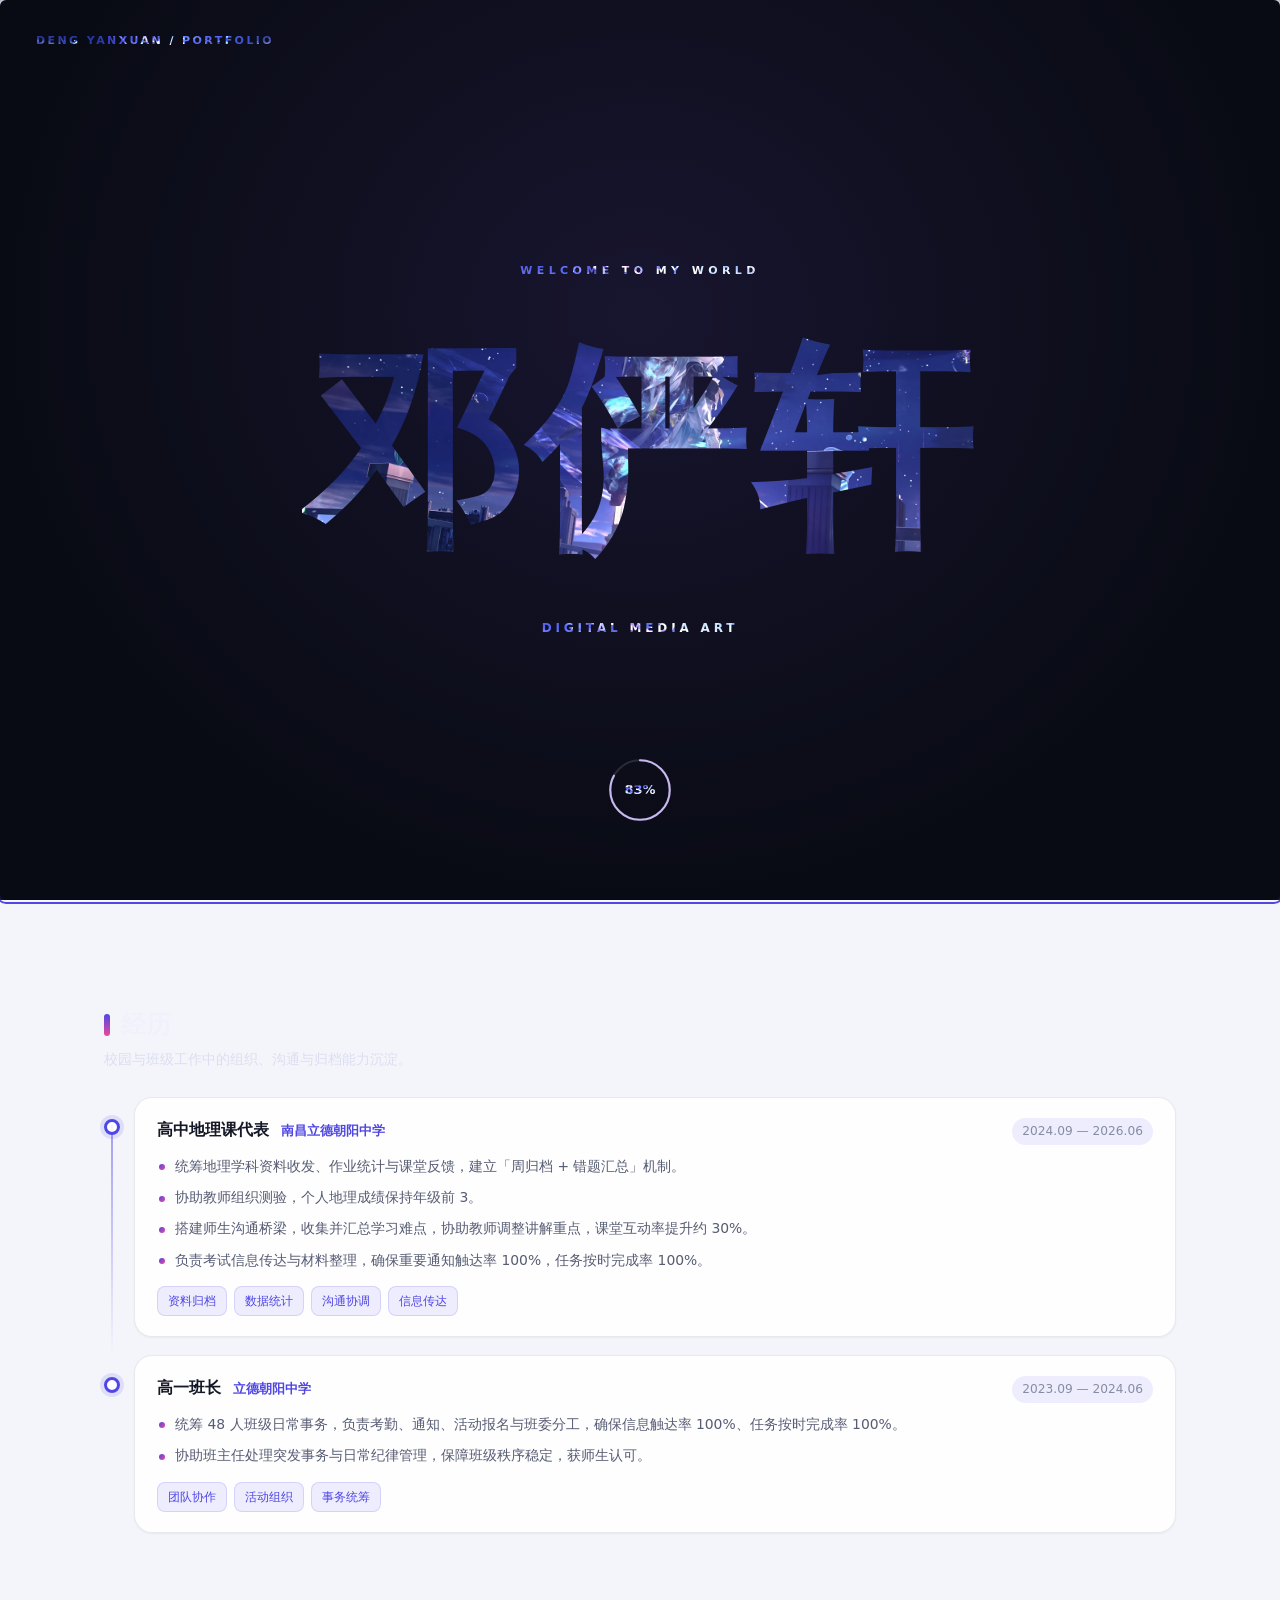
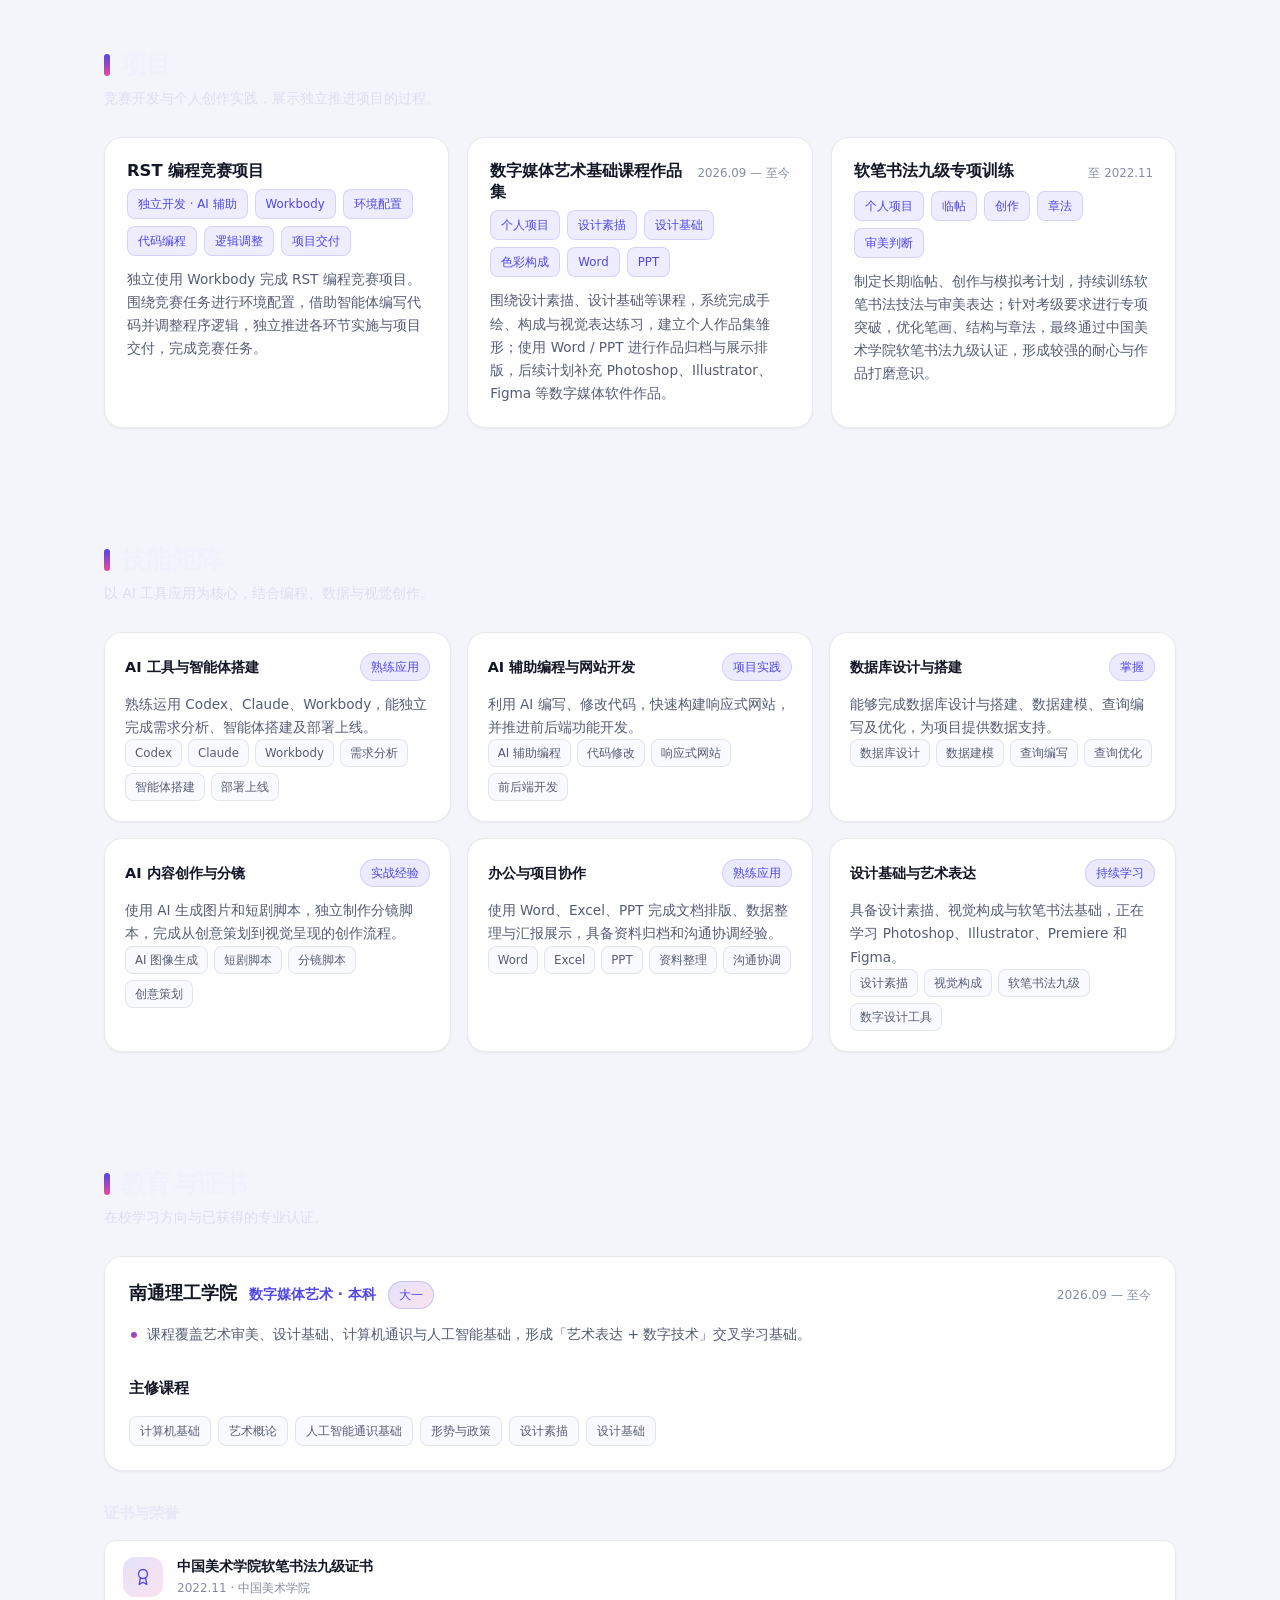
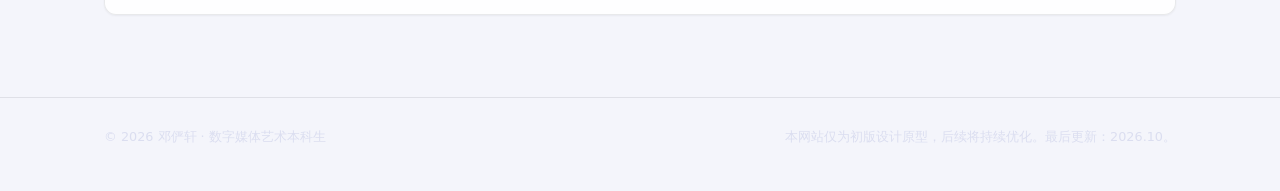
<file: index.html>
<!DOCTYPE html>
<html lang="zh-CN" data-theme="light">
<head>
<meta charset="UTF-8">
<meta name="viewport" content="width=device-width, initial-scale=1">
<title>邓俨轩 · 数字媒体艺术本科生 | 个人简历</title>
<meta name="description" content="邓俨轩 — 南通理工学院数字媒体艺术本科生个人简历：AI 智能体、AI 辅助开发、数据库设计、内容创作与竞赛实践。">
<script>
  (function () {
    try {
      var t = localStorage.getItem('resume-theme');
      if (!t) t = window.matchMedia('(prefers-color-scheme: dark)').matches ? 'dark' : 'light';
      document.documentElement.setAttribute('data-theme', t);
    } catch (e) {
      document.documentElement.setAttribute('data-theme', 'light');
    }
  })();
</script>
<style>
  /* ===================== 设计变量 ===================== */
  :root {
    --brand: #4f46e5;
    --brand-2: #7c3aed;
    --accent: #ec4899;
    --sky: #0ea5e9;

    --bg: #f4f5fb;
    --card: #ffffff;
    --card-2: #fafbff;
    --text: #141726;
    --text-2: #565c73;
    --text-3: #868da3;

    --border: rgba(20, 23, 38, .09);
    --nav-bg: rgba(255, 255, 255, .78);
    --track: rgba(79, 70, 229, .13);

    --shadow-sm: 0 1px 2px rgba(20, 23, 38, .05);
    --shadow: 0 2px 4px rgba(20, 23, 38, .04), 0 14px 32px -20px rgba(20, 23, 38, .38);
    --shadow-lg: 0 6px 14px rgba(20, 23, 38, .06), 0 26px 50px -24px rgba(79, 70, 229, .5);

    --radius: 18px;
    --radius-sm: 12px;
  }

  html[data-theme="dark"] {
    --bg: #0a0c13;
    --card: #141824;
    --card-2: #191e2d;
    --text: #eef1f8;
    --text-2: #a4abc1;
    --text-3: #7b839a;

    --border: rgba(255, 255, 255, .09);
    --nav-bg: rgba(10, 12, 19, .76);
    --track: rgba(124, 138, 255, .18);

    --shadow-sm: 0 1px 2px rgba(0, 0, 0, .5);
    --shadow: 0 2px 4px rgba(0, 0, 0, .35), 0 18px 40px -24px rgba(0, 0, 0, .95);
    --shadow-lg: 0 6px 14px rgba(0, 0, 0, .45), 0 30px 60px -30px rgba(0, 0, 0, 1);
  }

  /* ===================== 基础 ===================== */
  *, *::before, *::after { box-sizing: border-box; }

  html {
    background: var(--bg);
    -webkit-text-size-adjust: 100%;
    scroll-behavior: smooth;
    scroll-padding-top: 84px;
  }

  body {
    margin: 0;
    font-family: system-ui, -apple-system, "Segoe UI", Roboto, "PingFang SC",
                 "Hiragino Sans GB", "Microsoft YaHei", "Noto Sans SC", sans-serif;
    font-size: 15px;
    line-height: 1.7;
    color: var(--text);
    -webkit-font-smoothing: antialiased;
    text-rendering: optimizeLegibility;
    overflow-x: hidden;
    transition: color .25s ease;
  }

  body::before {
    content: "";
    position: fixed;
    inset: 0;
    z-index: 0;
    pointer-events: none;
    background:
      radial-gradient(680px 430px at 8% -8%, rgba(79, 70, 229, .17), transparent 62%),
      radial-gradient(560px 400px at 94% 0%, rgba(236, 72, 153, .13), transparent 64%),
      radial-gradient(760px 540px at 50% 106%, rgba(14, 165, 233, .12), transparent 68%);
  }

  html[data-theme="dark"] body::before {
    background:
      radial-gradient(680px 430px at 8% -8%, rgba(99, 91, 255, .24), transparent 62%),
      radial-gradient(560px 400px at 94% 0%, rgba(236, 72, 153, .17), transparent 64%),
      radial-gradient(760px 540px at 50% 106%, rgba(14, 165, 233, .15), transparent 68%);
  }

  header, main, footer { position: relative; z-index: 1; }

  h1, h2, h3, h4 { line-height: 1.3; }
  img, svg { display: block; }
  button { font-family: inherit; }
  a { color: inherit; }

  :focus-visible {
    outline: 2px solid var(--brand);
    outline-offset: 2px;
    border-radius: 6px;
  }

  .container {
    width: 100%;
    max-width: 1120px;
    margin-inline: auto;
    padding-inline: 24px;
  }

  .sr-only {
    position: absolute; width: 1px; height: 1px;
    padding: 0; margin: -1px; overflow: hidden;
    clip: rect(0 0 0 0); white-space: nowrap; border: 0;
  }

  /* ===================== 导航 ===================== */
  .nav {
    position: sticky;
    top: 0;
    z-index: 50;
    background: var(--nav-bg);
    backdrop-filter: saturate(180%) blur(16px);
    -webkit-backdrop-filter: saturate(180%) blur(16px);
    border-bottom: 1px solid var(--border);
  }

  .nav-inner {
    display: flex;
    align-items: center;
    gap: 12px;
    height: 64px;
  }

  .brand {
    display: flex;
    align-items: center;
    gap: 10px;
    text-decoration: none;
    flex: 0 0 auto;
  }

  .brand-mark {
    width: 36px;
    height: 36px;
    border-radius: 11px;
    display: grid;
    place-items: center;
    background: linear-gradient(135deg, var(--brand), var(--accent));
    color: #fff;
    font-weight: 700;
    font-size: 15px;
    box-shadow: 0 8px 18px -8px rgba(79, 70, 229, .9);
  }

  .brand-text { display: flex; flex-direction: column; line-height: 1.15; }
  .brand-text strong { font-size: 14.5px; letter-spacing: .02em; }
  .brand-text em {
    font-style: normal;
    font-size: 10.5px;
    color: var(--text-3);
    letter-spacing: .1em;
  }

  .nav-links {
    display: flex;
    align-items: center;
    gap: 2px;
    margin-left: auto;
    overflow-x: auto;
    scrollbar-width: none;
    -ms-overflow-style: none;
    padding: 4px 2px;
    -webkit-overflow-scrolling: touch;
  }
  .nav-links::-webkit-scrollbar { display: none; }

  .nav-links a {
    position: relative;
    white-space: nowrap;
    text-decoration: none;
    color: var(--text-2);
    font-size: 13.5px;
    padding: 7px 12px;
    border-radius: 999px;
    transition: color .18s ease, background-color .18s ease;
  }
  .nav-links a:hover { color: var(--text); background: rgba(79, 70, 229, .09); }
  .nav-links a.is-active {
    color: var(--brand);
    background: rgba(79, 70, 229, .11);
    font-weight: 600;
  }

  .nav-tools {
    display: flex;
    align-items: center;
    gap: 8px;
    flex: 0 0 auto;
  }

  .icon-btn {
    width: 36px;
    height: 36px;
    border-radius: 11px;
    display: grid;
    place-items: center;
    border: 1px solid var(--border);
    background: var(--card);
    color: var(--text-2);
    cursor: pointer;
    padding: 0;
    transition: transform .18s ease, color .18s ease, border-color .18s ease, box-shadow .18s ease;
  }
  .icon-btn:hover {
    transform: translateY(-1px);
    color: var(--brand);
    border-color: rgba(79, 70, 229, .4);
    box-shadow: var(--shadow-sm);
  }

  /* ===================== 按钮 / 徽章 ===================== */
  .btn {
    display: inline-flex;
    align-items: center;
    gap: 6px;
    font-size: 13.5px;
    font-weight: 500;
    padding: 9px 15px;
    border-radius: 999px;
    cursor: pointer;
    border: 1px solid var(--border);
    background: var(--card);
    color: var(--text);
    text-decoration: none;
    white-space: nowrap;
    transition: transform .18s ease, box-shadow .18s ease,
                border-color .18s ease, background-color .18s ease;
  }
  .btn:hover {
    transform: translateY(-1px);
    box-shadow: var(--shadow);
    border-color: rgba(79, 70, 229, .42);
  }
  .btn:active { transform: translateY(0); }

  .btn-primary {
    background: linear-gradient(135deg, var(--brand), var(--brand-2));
    color: #fff;
    border-color: transparent;
    box-shadow: 0 10px 22px -12px rgba(79, 70, 229, 1);
  }
  .btn-primary:hover {
    box-shadow: 0 14px 28px -12px rgba(79, 70, 229, 1);
    border-color: transparent;
  }

  .badge {
    font-size: 12.5px;
    padding: 5px 11px;
    border-radius: 999px;
    background: var(--card);
    border: 1px solid var(--border);
    color: var(--text-2);
    transition: transform .18s ease, color .18s ease, border-color .18s ease;
  }
  .badge:hover {
    transform: translateY(-2px);
    color: var(--brand);
    border-color: rgba(79, 70, 229, .4);
  }

  .badges { display: flex; flex-wrap: wrap; gap: 8px; margin: 0 0 24px; }
  .cta-row { display: flex; flex-wrap: wrap; gap: 10px; align-items: center; }

  /* ===================== 区块 ===================== */
  .section { padding: 58px 0; }

  .section-head { margin-bottom: 26px; }
  .section-head h2 {
    display: flex;
    align-items: center;
    gap: 11px;
    font-size: clamp(20px, 2.6vw, 25px);
    font-weight: 750;
    letter-spacing: .01em;
    margin: 0 0 6px;
  }
  .section-head h2::before {
    content: "";
    width: 6px;
    height: 22px;
    border-radius: 99px;
    background: linear-gradient(180deg, var(--brand), var(--accent));
    flex: 0 0 auto;
  }
  .section-head p { margin: 0; color: var(--text-2); font-size: 13.8px; }

  .sub-title {
    font-size: 15px;
    font-weight: 700;
    margin: 30px 0 14px;
  }

  /* ===================== Hero ===================== */
  .hero { padding: 54px 0 44px; }

  .hero-inner {
    display: grid;
    grid-template-columns: minmax(0, 1.5fr) minmax(0, 1fr);
    gap: 40px;
    align-items: center;
  }

  .eyebrow {
    display: inline-flex;
    align-items: center;
    gap: 8px;
    font-size: 12px;
    letter-spacing: .09em;
    font-weight: 600;
    color: var(--brand);
    padding: 6px 13px;
    border-radius: 999px;
    background: rgba(79, 70, 229, .1);
    border: 1px solid rgba(79, 70, 229, .18);
    margin: 0 0 14px;
  }

  .hero h1 {
    font-size: clamp(34px, 6vw, 52px);
    font-weight: 800;
    letter-spacing: -.025em;
    line-height: 1.08;
    margin: 0 0 12px;
    background: linear-gradient(118deg, var(--text) 12%, var(--brand) 58%, var(--accent) 100%);
    -webkit-background-clip: text;
    background-clip: text;
    color: transparent;
  }

  .hero-sub {
    color: var(--text-2);
    font-size: 14.6px;
    margin: 0 0 22px;
    max-width: 62ch;
  }

  .hero-card {
    padding: 22px;
    border-radius: var(--radius);
    background: var(--card);
    border: 1px solid var(--border);
    box-shadow: var(--shadow);
    display: grid;
    gap: 13px;
  }

  .hc-row {
    display: flex;
    justify-content: space-between;
    align-items: baseline;
    gap: 14px;
    font-size: 13.4px;
    padding-bottom: 12px;
    border-bottom: 1px dashed var(--border);
  }
  .hc-row:last-child { border-bottom: 0; padding-bottom: 0; }
  .hc-row span { color: var(--text-3); flex: 0 0 auto; }
  .hc-row strong {
    font-weight: 600;
    text-align: right;
    word-break: break-word;
    min-width: 0;
  }

  /* ===================== 亮点 ===================== */
  .hl-grid {
    display: grid;
    grid-template-columns: repeat(auto-fit, minmax(178px, 1fr));
    gap: 16px;
  }

  .hl-card {
    position: relative;
    overflow: hidden;
    padding: 20px;
    border-radius: var(--radius);
    background: var(--card);
    border: 1px solid var(--border);
    box-shadow: var(--shadow-sm);
    transition: transform .2s ease, box-shadow .2s ease, border-color .2s ease;
  }
  .hl-card::after {
    content: "";
    position: absolute;
    right: -40px;
    bottom: -60px;
    width: 150px;
    height: 150px;
    border-radius: 50%;
    background: radial-gradient(circle, rgba(79, 70, 229, .18), transparent 70%);
    pointer-events: none;
  }
  .hl-card:hover {
    transform: translateY(-4px);
    box-shadow: var(--shadow-lg);
    border-color: rgba(79, 70, 229, .35);
  }

  .hl-value {
    font-size: 28px;
    font-weight: 800;
    letter-spacing: -.02em;
    line-height: 1.2;
    background: linear-gradient(120deg, var(--brand), var(--accent));
    -webkit-background-clip: text;
    background-clip: text;
    color: transparent;
  }
  .hl-label { font-weight: 650; font-size: 14px; margin-top: 5px; }
  .hl-desc { font-size: 12.4px; color: var(--text-3); margin-top: 5px; line-height: 1.55; }

  /* ===================== Tabs ===================== */
  .tablist {
    display: flex;
    gap: 5px;
    flex-wrap: nowrap;
    width: fit-content;
    max-width: 100%;
    padding: 5px;
    margin-bottom: 20px;
    border-radius: 999px;
    background: var(--card);
    border: 1px solid var(--border);
    box-shadow: var(--shadow-sm);
    overflow-x: auto;
    scrollbar-width: none;
    -ms-overflow-style: none;
  }
  .tablist::-webkit-scrollbar { display: none; }

  .tab {
    font-size: 13.4px;
    font-weight: 500;
    color: var(--text-2);
    padding: 8px 16px;
    border-radius: 999px;
    border: 0;
    background: transparent;
    cursor: pointer;
    white-space: nowrap;
    transition: background-color .18s ease, color .18s ease, box-shadow .18s ease;
  }
  .tab:hover { color: var(--text); background: rgba(79, 70, 229, .09); }
  .tab[aria-selected="true"] {
    background: linear-gradient(135deg, var(--brand), var(--brand-2));
    color: #fff;
    box-shadow: 0 10px 20px -12px rgba(79, 70, 229, 1);
  }

  .tabpanel { animation: fadeUp .3s ease both; }
  .tabpanel:focus { outline: none; }

  @keyframes fadeUp {
    from { opacity: 0; transform: translateY(8px); }
    to { opacity: 1; transform: none; }
  }

  /* ===================== 时间线 ===================== */
  .card {
    background: var(--card);
    border: 1px solid var(--border);
    border-radius: var(--radius);
    box-shadow: var(--shadow-sm);
  }

  .timeline { display: grid; gap: 18px; }

  .tl-item { position: relative; padding-left: 30px; }
  .tl-item::before {
    content: "";
    position: absolute;
    left: 7px;
    top: 28px;
    bottom: -18px;
    width: 2px;
    background: linear-gradient(180deg, rgba(79, 70, 229, .5), rgba(79, 70, 229, 0));
  }
  .tl-item:last-child::before { display: none; }
  .tl-item::after {
    content: "";
    position: absolute;
    left: 0;
    top: 22px;
    width: 16px;
    height: 16px;
    border-radius: 50%;
    background: var(--card);
    border: 3px solid var(--brand);
    box-shadow: 0 0 0 4px rgba(79, 70, 229, .13);
  }

  .tl-body {
    padding: 20px 22px;
    transition: transform .2s ease, box-shadow .2s ease, border-color .2s ease;
  }
  .tl-body:hover {
    transform: translateY(-3px);
    box-shadow: var(--shadow-lg);
    border-color: rgba(79, 70, 229, .3);
  }

  .tl-top {
    display: flex;
    flex-wrap: wrap;
    align-items: baseline;
    gap: 6px 12px;
    margin-bottom: 10px;
  }
  .tl-role { font-size: 16px; font-weight: 700; margin: 0; }
  .tl-org { font-size: 13.4px; font-weight: 600; color: var(--brand); }
  .tl-time {
    margin-left: auto;
    font-size: 12.2px;
    color: var(--text-3);
    font-variant-numeric: tabular-nums;
    background: rgba(79, 70, 229, .09);
    padding: 3px 10px;
    border-radius: 999px;
    white-space: nowrap;
  }

  .bullets { margin: 0; padding: 0; list-style: none; display: grid; gap: 8px; }
  .bullets li {
    position: relative;
    padding-left: 18px;
    font-size: 13.9px;
    color: var(--text-2);
    line-height: 1.68;
  }
  .bullets li::before {
    content: "";
    position: absolute;
    left: 2px;
    top: .68em;
    width: 6px;
    height: 6px;
    border-radius: 50%;
    background: linear-gradient(135deg, var(--brand), var(--accent));
  }

  .tag-row { display: flex; flex-wrap: wrap; gap: 7px; margin-top: 14px; }
  .tag {
    font-size: 11.8px;
    padding: 4px 10px;
    border-radius: 8px;
    background: rgba(79, 70, 229, .09);
    color: var(--brand);
    border: 1px solid rgba(79, 70, 229, .16);
    white-space: nowrap;
  }
  .tag-soft {
    background: var(--card-2);
    color: var(--text-2);
    border-color: var(--border);
  }

  .empty-card {
    padding: 26px 22px;
    border-radius: var(--radius);
    border: 1px dashed var(--border);
    color: var(--text-3);
    font-size: 13.8px;
    text-align: center;
  }

  /* ===================== 项目 ===================== */
  .project-grid {
    display: grid;
    grid-template-columns: repeat(auto-fit, minmax(300px, 1fr));
    gap: 18px;
  }

  .p-card {
    position: relative;
    overflow: hidden;
    display: flex;
    flex-direction: column;
    padding: 22px;
    border-radius: var(--radius);
    background: var(--card);
    border: 1px solid var(--border);
    box-shadow: var(--shadow-sm);
    transition: transform .2s ease, box-shadow .2s ease, border-color .2s ease;
  }
  .p-card::before {
    content: "";
    position: absolute;
    inset: 0 0 auto 0;
    height: 3px;
    background: linear-gradient(90deg, var(--brand), var(--accent));
    opacity: 0;
    transition: opacity .2s ease;
  }
  .p-card:hover {
    transform: translateY(-5px);
    box-shadow: var(--shadow-lg);
    border-color: rgba(79, 70, 229, .3);
  }
  .p-card:hover::before { opacity: 1; }

  .p-head {
    display: flex;
    justify-content: space-between;
    align-items: flex-start;
    gap: 12px;
    margin-bottom: 8px;
  }
  .p-name { font-size: 16.4px; font-weight: 700; margin: 0; }
  .p-time { font-size: 11.8px; color: var(--text-3); white-space: nowrap; padding-top: 3px; }
  .p-meta { display: flex; flex-wrap: wrap; gap: 7px; }
  .p-desc { font-size: 13.6px; color: var(--text-2); margin: 12px 0 0; }
  .p-link {
    margin-top: 14px;
    font-size: 13px;
    font-weight: 600;
    color: var(--brand);
    text-decoration: none;
    align-self: flex-start;
  }
  .p-link:hover { text-decoration: underline; }

  /* ===================== 技能 ===================== */
  .skills-grid {
    display: grid;
    grid-template-columns: repeat(auto-fit, minmax(288px, 1fr));
    gap: 16px;
  }

  .skill-card {
    padding: 20px;
    border-radius: var(--radius);
    background: var(--card);
    border: 1px solid var(--border);
    box-shadow: var(--shadow-sm);
    transition: transform .2s ease, box-shadow .2s ease, border-color .2s ease;
  }
  .skill-card:hover {
    transform: translateY(-3px);
    box-shadow: var(--shadow);
    border-color: rgba(79, 70, 229, .28);
  }

  .skill-top {
    display: flex;
    justify-content: space-between;
    align-items: center;
    gap: 12px;
    margin-bottom: 12px;
  }
  .skill-name { font-weight: 700; font-size: 14.4px; }
  .skill-level {
    font-size: 11.8px;
    color: var(--brand);
    background: rgba(79, 70, 229, .1);
    border: 1px solid rgba(79, 70, 229, .16);
    padding: 3px 10px;
    border-radius: 999px;
    white-space: nowrap;
  }

  .bar {
    height: 8px;
    border-radius: 999px;
    background: var(--track);
    overflow: hidden;
    margin-bottom: 14px;
  }
  .bar > i {
    display: block;
    height: 100%;
    width: 0;
    border-radius: 999px;
    background: linear-gradient(90deg, var(--brand), var(--accent));
    transition: width 1s cubic-bezier(.2, .75, .25, 1);
  }

  .skill-tags { display: flex; flex-wrap: wrap; gap: 6px; }
  .skill-tags span {
    font-size: 11.8px;
    padding: 3px 9px;
    border-radius: 8px;
    background: var(--card-2);
    border: 1px solid var(--border);
    color: var(--text-2);
  }

  /* ===================== 教育 / 证书 ===================== */
  .edu-card {
    padding: 24px;
    border-radius: var(--radius);
    background: var(--card);
    border: 1px solid var(--border);
    box-shadow: var(--shadow-sm);
    transition: transform .2s ease, box-shadow .2s ease;
  }
  .edu-card:hover { transform: translateY(-2px); box-shadow: var(--shadow); }

  .edu-top {
    display: flex;
    flex-wrap: wrap;
    align-items: baseline;
    gap: 8px 12px;
    margin-bottom: 14px;
  }
  .edu-school { font-size: 17.5px; font-weight: 800; margin: 0; }
  .edu-major { font-size: 13.6px; font-weight: 600; color: var(--brand); }
  .edu-badge {
    font-size: 11.8px;
    padding: 3px 10px;
    border-radius: 999px;
    background: linear-gradient(135deg, rgba(79, 70, 229, .15), rgba(236, 72, 153, .15));
    color: var(--brand);
    border: 1px solid rgba(79, 70, 229, .22);
  }
  .edu-time {
    margin-left: auto;
    font-size: 12.2px;
    color: var(--text-3);
    font-variant-numeric: tabular-nums;
  }

  .cert-list {
    display: grid;
    grid-template-columns: repeat(auto-fit, minmax(262px, 1fr));
    gap: 12px;
  }
  .cert {
    display: flex;
    align-items: center;
    gap: 14px;
    padding: 15px 18px;
    border-radius: var(--radius-sm);
    background: var(--card);
    border: 1px solid var(--border);
    box-shadow: var(--shadow-sm);
    transition: transform .2s ease, box-shadow .2s ease, border-color .2s ease;
  }
  .cert:hover {
    transform: translateY(-3px);
    box-shadow: var(--shadow);
    border-color: rgba(79, 70, 229, .3);
  }
  .cert-icon {
    width: 40px;
    height: 40px;
    border-radius: 12px;
    flex: 0 0 auto;
    display: grid;
    place-items: center;
    background: linear-gradient(135deg, rgba(79, 70, 229, .15), rgba(236, 72, 153, .15));
    color: var(--brand);
  }
  .cert-name { font-size: 13.8px; font-weight: 650; line-height: 1.45; }
  .cert-meta { font-size: 12px; color: var(--text-3); margin-top: 2px; }

  /* ===================== 页脚 ===================== */
  .footer {
    margin-top: 24px;
    padding: 28px 0 44px;
    border-top: 1px solid var(--border);
    color: var(--text-3);
    font-size: 12.8px;
  }
  .footer-inner {
    display: flex;
    flex-wrap: wrap;
    gap: 8px 24px;
    justify-content: space-between;
    align-items: center;
  }
  .footer p { margin: 0; }

  /* ===================== 返回顶部 / Toast ===================== */
  .totop {
    position: fixed;
    right: 20px;
    bottom: 24px;
    width: 44px;
    height: 44px;
    border-radius: 14px;
    border: 1px solid var(--border);
    background: var(--card);
    color: var(--text);
    cursor: pointer;
    display: grid;
    place-items: center;
    box-shadow: var(--shadow);
    opacity: 0;
    visibility: hidden;
    transform: translateY(12px);
    transition: opacity .22s ease, transform .22s ease, visibility .22s ease, color .2s ease;
    z-index: 40;
    padding: 0;
  }
  .totop.show { opacity: 1; visibility: visible; transform: none; }
  .totop:hover { color: var(--brand); }

  .toast {
    position: fixed;
    left: 50%;
    bottom: 34px;
    transform: translate(-50%, 18px);
    max-width: 88vw;
    padding: 10px 20px;
    border-radius: 999px;
    background: rgba(20, 23, 38, .93);
    color: #fff;
    font-size: 13px;
    opacity: 0;
    pointer-events: none;
    transition: opacity .22s ease, transform .22s ease;
    z-index: 100;
    backdrop-filter: blur(8px);
    -webkit-backdrop-filter: blur(8px);
  }
  .toast.show { opacity: 1; transform: translate(-50%, 0); }
  html[data-theme="dark"] .toast { background: rgba(240, 242, 250, .95); color: #141726; }

  /* ===================== 动效 ===================== */
  .reveal {
    opacity: 0;
    transform: translateY(14px);
    transition: opacity .5s ease, transform .5s cubic-bezier(.2, .75, .25, 1);
  }
  .reveal.in { opacity: 1; transform: none; }

  @media (prefers-reduced-motion: reduce) {
    html { scroll-behavior: auto; }
    *, *::before, *::after {
      animation-duration: .001ms !important;
      animation-iteration-count: 1 !important;
      transition-duration: .001ms !important;
    }
    .reveal { opacity: 1 !important; transform: none !important; }
  }

  /* ===================== 响应式 ===================== */
  @media (max-width: 900px) {
    .hero-inner { grid-template-columns: 1fr; gap: 26px; }
    .hero { padding: 42px 0 32px; }
    .section { padding: 44px 0; }
    .brand-text em { display: none; }
  }

  @media (max-width: 640px) {
    .container { padding-inline: 18px; }
    .nav-links a { font-size: 12.6px; padding: 6px 9px; }
    .brand-text strong { font-size: 13.5px; }
    .hero-sub { font-size: 14px; }
    .tl-item { padding-left: 22px; }
    .tl-time { margin-left: 0; width: 100%; }
    .hl-grid { grid-template-columns: repeat(auto-fit, minmax(140px, 1fr)); gap: 12px; }
    .hl-value { font-size: 24px; }
    .totop { right: 14px; bottom: 16px; }
  }

  /* ===================== 打印 ===================== */
  @media print {
    @page { margin: 12mm; }

    html[data-theme="dark"] {
      --bg: #fff;
      --card: #fff;
      --card-2: #fff;
      --text: #000;
      --text-2: #333;
      --text-3: #666;
      --border: #d9dce6;
      --track: #e5e7f0;
    }

    html, body {
      background: #fff !important;
      color: #000 !important;
      font-size: 12px;
    }
    body::before { display: none !important; }

    .nav, .totop, .toast, .no-print, .cta-row, .tablist { display: none !important; }

    .section { padding: 12px 0 !important; }
    .container { max-width: none; padding-inline: 0; }

    .card, .tl-body, .p-card, .skill-card, .hl-card, .cert, .edu-card {
      box-shadow: none !important;
      border: 1px solid #d9dce6 !important;
      background: #fff !important;
      page-break-inside: avoid;
    }

    .tabpanel { animation: none !important; display: block !important; }
    .tabpanel[hidden] { display: block !important; }
    .tabpanel[data-label]::before {
      content: attr(data-label);
      display: block;
      font-size: 12px;
      font-weight: 700;
      color: #4f46e5;
      margin: 14px 0 6px;
    }

    .hero { padding: 0 0 10px !important; }
    .hero-inner { grid-template-columns: 1fr 1fr; gap: 16px; }
    .hero h1 {
      font-size: 28px !important;
      background: none !important;
      -webkit-text-fill-color: #111 !important;
      color: #111 !important;
    }
    .hl-value, .eyebrow {
      background: none !important;
      -webkit-text-fill-color: #4f46e5 !important;
      color: #4f46e5 !important;
      border-color: #c7c9e6 !important;
    }
    .hl-card::after, .p-card::before { display: none !important; }

    .reveal { opacity: 1 !important; transform: none !important; }
    .bar > i { background: #4f46e5 !important; }

    a { text-decoration: none !important; color: #000 !important; }
    .tag, .skill-tags span, .badge { border: 1px solid #d9dce6 !important; color: #333 !important; }
  }
</style>
</head>
<body>

<!-- ===================== 顶部导航 ===================== -->
<header class="nav no-print">
  <div class="container nav-inner">
    <a class="brand" href="#top">
      <img class="brand-mark nav-avatar" src="assets/avatar.jpg" alt="" width="36" height="36" decoding="async">
      <span class="brand-text">
        <strong>邓俨轩</strong>
        <em>DIGITAL MEDIA ART</em>
      </span>
    </a>

    <nav class="nav-links" id="navLinks" aria-label="页面导航">
      <a href="#highlights">亮点</a>
      <a href="#experience">经历</a>
      <a href="#projects">项目</a>
      <a href="#skills">技能</a>
      <a href="#education">教育与证书</a>
    </nav>

    <div class="nav-tools">
      <button class="icon-btn" id="themeBtn" type="button" aria-label="切换深浅色模式" title="切换深浅色模式">
        <svg id="themeIcon" width="17" height="17" viewBox="0 0 24 24" fill="none" stroke="currentColor"
             stroke-width="1.8" stroke-linecap="round" stroke-linejoin="round" aria-hidden="true">
          <circle cx="12" cy="12" r="4"></circle>
          <path d="M12 2v2M12 20v2M4.9 4.9l1.4 1.4M17.7 17.7l1.4 1.4M2 12h2M20 12h2M4.9 19.1l1.4-1.4M17.7 6.3l1.4-1.4"></path>
        </svg>
      </button>
      <button class="icon-btn" id="printBtn" type="button" aria-label="打印 / 导出 PDF" title="打印 / 导出 PDF">
        <svg width="17" height="17" viewBox="0 0 24 24" fill="none" stroke="currentColor"
             stroke-width="1.8" stroke-linecap="round" stroke-linejoin="round" aria-hidden="true">
          <path d="M6 9V3h12v6"></path>
          <rect x="3" y="9" width="18" height="8" rx="2"></rect>
          <path d="M6 17h12v4H6z"></path>
        </svg>
      </button>
    </div>
  </div>
</header>

<main id="top">

  <!-- ===================== Hero ===================== -->
  <section class="hero">
    <div class="container">
      <div class="hero-inner">
        <div class="hero-main">
          <p class="eyebrow reveal" id="heroEyebrow">数字媒体艺术 · 本科在读</p>
          <div class="hero-identity">
            <img class="personal-avatar reveal" src="assets/avatar.jpg" alt="邓俨轩的个人头像" width="88" height="88" decoding="async">
            <h1 class="reveal" id="heroName">邓俨轩</h1>
          </div>
          <p class="hero-sub reveal" id="heroSummary"></p>

          <div class="badges reveal" id="heroBadges"></div>

          <div class="cta-row reveal">
            <button class="btn btn-primary" id="copyMailBtn" type="button">
              <svg width="15" height="15" viewBox="0 0 24 24" fill="none" stroke="currentColor"
                   stroke-width="1.9" stroke-linecap="round" stroke-linejoin="round" aria-hidden="true">
                <rect x="9" y="9" width="12" height="12" rx="2"></rect>
                <path d="M5 15H4a2 2 0 0 1-2-2V4a2 2 0 0 1 2-2h9a2 2 0 0 1 2 2v1"></path>
              </svg>
              复制邮箱
            </button>
            <a class="btn" id="mailLink" href="#">
              <svg width="15" height="15" viewBox="0 0 24 24" fill="none" stroke="currentColor"
                   stroke-width="1.9" stroke-linecap="round" stroke-linejoin="round" aria-hidden="true">
                <rect x="2" y="4" width="20" height="16" rx="2"></rect>
                <path d="m3 7 9 6 9-6"></path>
              </svg>
              发送邮件
            </a>
            <a class="btn" id="phoneLink" href="#">
              <svg width="15" height="15" viewBox="0 0 24 24" fill="none" stroke="currentColor"
                   stroke-width="1.9" stroke-linecap="round" stroke-linejoin="round" aria-hidden="true">
                <path d="M22 16.9v3a2 2 0 0 1-2.2 2 19.8 19.8 0 0 1-8.6-3.1 19.5 19.5 0 0 1-6-6A19.8 19.8 0 0 1 2.1 4.2 2 2 0 0 1 4.1 2h3a2 2 0 0 1 2 1.7c.1 1 .4 1.9.7 2.8a2 2 0 0 1-.5 2.1L8.1 9.9a16 16 0 0 0 6 6l1.3-1.3a2 2 0 0 1 2.1-.4c.9.3 1.8.6 2.8.7a2 2 0 0 1 1.7 2Z"></path>
              </svg>
              电话联系
            </a>
          </div>
        </div>

        <aside class="hero-card reveal" id="heroCard" aria-label="基本信息速览"></aside>
      </div>
    </div>
  </section>

  <!-- ===================== 亮点成果 ===================== -->
  <section class="section" id="highlights">
    <div class="container">
      <div class="section-head reveal">
        <h2>亮点成果</h2>
        <p>从智能体搭建、网站开发到内容创作，展示可落地的应用能力。</p>
      </div>
      <div class="hl-grid" id="hlGrid"></div>
    </div>
  </section>

  <!-- ===================== 经历 ===================== -->
  <section class="section" id="experience">
    <div class="container">
      <div class="section-head reveal">
        <h2>经历</h2>
        <p>校园与班级工作中的组织、沟通与归档能力沉淀。</p>
      </div>

      <div class="tablist" id="expTabs" role="tablist" aria-label="经历分类"></div>
      <div id="expPanels"></div>
    </div>
  </section>

  <!-- ===================== 项目 ===================== -->
  <section class="section" id="projects">
    <div class="container">
      <div class="section-head reveal">
        <h2>项目</h2>
        <p>竞赛开发与个人创作实践，展示独立推进项目的过程。</p>
      </div>

      <div class="tablist" id="projTabs" role="tablist" aria-label="项目分类"></div>
      <div id="projPanels"></div>
    </div>
  </section>

  <!-- ===================== 技能矩阵 ===================== -->
  <section class="section" id="skills">
    <div class="container">
      <div class="section-head reveal">
        <h2>技能矩阵</h2>
        <p>以 AI 工具应用为核心，结合编程、数据与视觉创作。</p>
      </div>
      <div class="skills-grid" id="skillGrid"></div>
    </div>
  </section>

  <!-- ===================== 教育与证书 ===================== -->
  <section class="section" id="education">
    <div class="container">
      <div class="section-head reveal">
        <h2>教育与证书</h2>
        <p>在校学习方向与已获得的专业认证。</p>
      </div>
      <div id="eduWrap"></div>
    </div>
  </section>

</main>

<!-- ===================== 页脚 ===================== -->
<footer class="footer">
  <div class="container footer-inner">
    <p>© <span id="year"></span> 邓俨轩 · 数字媒体艺术本科生</p>
    <p id="footerNote">本网站仅为初版设计原型，后续将持续优化。</p>
  </div>
</footer>

<button class="totop no-print" id="toTop" type="button" aria-label="返回顶部" title="返回顶部">
  <svg width="18" height="18" viewBox="0 0 24 24" fill="none" stroke="currentColor"
       stroke-width="2" stroke-linecap="round" stroke-linejoin="round" aria-hidden="true">
    <path d="M12 19V5M5 12l7-7 7 7"></path>
  </svg>
</button>

<div class="toast" id="toast" role="status" aria-live="polite"></div>

<noscript>
  <div class="container" style="padding:24px 24px 60px;">
    <h2>邓俨轩 · 数字媒体艺术本科生</h2>
    <p>南通理工学院 | 数字媒体艺术 本科 | 2026.09—至今</p>
    <p>电话：18170908468 ｜ 微信：x__948548</p>
    <p>主修课程：计算机基础、艺术概论、人工智能通识基础、形势与政策、设计素描、设计基础。</p>
    <p>证书：2022.11 中国美术学院软笔书法九级证书。</p>
    <p>请启用 JavaScript 以获得完整交互体验。</p>
  </div>
</noscript>

<script>
(function () {
  'use strict';

  /* =========================================================
     1. 简历数据（缺失字段留空字符串或空数组，模块自动隐藏）
     ========================================================= */
  var resume = {
    name: '邓俨轩',
    title: '数字媒体艺术本科生',
    school: '南通理工学院',
    eyebrow: '数字媒体艺术 · 本科在读',
    summary: "数字媒体艺术本科在读，熟练运用 Codex、Claude、Workbody 等 AI 工具，能够独立推进智能体从需求分析、搭建到部署上线。具备数据库设计、数据建模及查询优化能力，能借助 AI 编写与修改代码，构建响应式网站。拥有 AI 图像、短剧脚本与分镜创作实践，并独立使用 Workbody 完成 RST 编程竞赛项目。",

    phone: '18170908468',
    wechat: 'x__948548',
    emailUser: '3811225920',
    emailDomain: 'qq.com',

    location: '南通 / 南昌',
    preferredCity: '南京',
    expectedGraduation: '2030年',
    jobTarget: '',        // 待补 → 自动隐藏
    portfolio: '',        // 待补 → 自动隐藏
    github: '',           // 待补 → 自动隐藏

    keywords: ["AI 智能体","AI 辅助编程","响应式网站","数据库设计","AI 图像生成","短剧与分镜","数字媒体艺术","软笔书法九级"],

    highlights: [
    {
        "value": "AI 智能体",
        "label": "需求分析到部署上线",
        "desc": "熟练运用 Codex、Claude、Workbody，独立完成智能体搭建与部署。"
    },
    {
        "value": "网站开发",
        "label": "响应式页面与数据支持",
        "desc": "结合 AI 编程完成代码编写、修改及数据库设计，覆盖前后端主要环节。"
    },
    {
        "value": "内容创作",
        "label": "图像 · 短剧 · 分镜",
        "desc": "结合 AI 完成图片生成、短剧脚本及分镜脚本制作，衔接创意与视觉表达。"
    },
    {
        "value": "RST 项目",
        "label": "独立完成竞赛任务",
        "desc": "使用 Workbody 推进环境配置、代码编程、逻辑调整及项目交付。"
    },
    {
        "value": "九级",
        "label": "软笔书法认证",
        "desc": "2022.11 通过中国美术学院软笔书法九级。"
    }
],

    experiences: [
      {
        type: '校园',
        role: '高中地理课代表',
        org: '南昌立德朝阳中学',
        time: '2024.09 — 2026.06',
        bullets: [
          '统筹地理学科资料收发、作业统计与课堂反馈，建立「周归档 + 错题汇总」机制。',
          '协助教师组织测验，个人地理成绩保持年级前 3。',
          '搭建师生沟通桥梁，收集并汇总学习难点，协助教师调整讲解重点，课堂互动率提升约 30%。',
          '负责考试信息传达与材料整理，确保重要通知触达率 100%，任务按时完成率 100%。'
        ],
        tags: ['资料归档', '数据统计', '沟通协调', '信息传达']
      },
      {
        type: '校园',
        role: '高一班长',
        org: '立德朝阳中学',
        time: '2023.09 — 2024.06',
        bullets: [
          '统筹 48 人班级日常事务，负责考勤、通知、活动报名与班委分工，确保信息触达率 100%、任务按时完成率 100%。',
          '协助班主任处理突发事务与日常纪律管理，保障班级秩序稳定，获师生认可。'
        ],
        tags: ['团队协作', '活动组织', '事务统筹']
      }
    ],

    projects: [
{
      "type": "个人项目",
      "name": "RST 编程竞赛项目",
      "role": "独立开发 · AI 辅助",
      "time": "",
      "stack": [
            "Workbody",
            "环境配置",
            "代码编程",
            "逻辑调整",
            "项目交付"
      ],
      "desc": "独立使用 Workbody 完成 RST 编程竞赛项目。围绕竞赛任务进行环境配置，借助智能体编写代码并调整程序逻辑，独立推进各环节实施与项目交付，完成竞赛任务。",
      "link": ""
},
      {
        type: '个人项目',
        name: '数字媒体艺术基础课程作品集',
        role: '个人项目',
        time: '2026.09 — 至今',
        stack: ['设计素描', '设计基础', '色彩构成', 'Word', 'PPT'],
        desc: '围绕设计素描、设计基础等课程，系统完成手绘、构成与视觉表达练习，建立个人作品集雏形；使用 Word / PPT 进行作品归档与展示排版，后续计划补充 Photoshop、Illustrator、Figma 等数字媒体软件作品。',
        link: ''
      },
      {
        type: '个人项目',
        name: '软笔书法九级专项训练',
        role: '个人项目',
        time: '至 2022.11',
        stack: ['临帖', '创作', '章法', '审美判断'],
        desc: '制定长期临帖、创作与模拟考计划，持续训练软笔书法技法与审美表达；针对考级要求进行专项突破，优化笔画、结构与章法，最终通过中国美术学院软笔书法九级认证，形成较强的耐心与作品打磨意识。',
        link: ''
      }
    ],

    skills: [
    {
        "name": "AI 工具与智能体搭建",
        "level": "熟练应用",
        "desc": "熟练运用 Codex、Claude、Workbody，能独立完成需求分析、智能体搭建及部署上线。",
        "tags": [
            "Codex",
            "Claude",
            "Workbody",
            "需求分析",
            "智能体搭建",
            "部署上线"
        ]
    },
    {
        "name": "AI 辅助编程与网站开发",
        "level": "项目实践",
        "desc": "利用 AI 编写、修改代码，快速构建响应式网站，并推进前后端功能开发。",
        "tags": [
            "AI 辅助编程",
            "代码修改",
            "响应式网站",
            "前后端开发"
        ]
    },
    {
        "name": "数据库设计与搭建",
        "level": "掌握",
        "desc": "能够完成数据库设计与搭建、数据建模、查询编写及优化，为项目提供数据支持。",
        "tags": [
            "数据库设计",
            "数据建模",
            "查询编写",
            "查询优化"
        ]
    },
    {
        "name": "AI 内容创作与分镜",
        "level": "实战经验",
        "desc": "使用 AI 生成图片和短剧脚本，独立制作分镜脚本，完成从创意策划到视觉呈现的创作流程。",
        "tags": [
            "AI 图像生成",
            "短剧脚本",
            "分镜脚本",
            "创意策划"
        ]
    },
    {
        "name": "办公与项目协作",
        "level": "熟练应用",
        "desc": "使用 Word、Excel、PPT 完成文档排版、数据整理与汇报展示，具备资料归档和沟通协调经验。",
        "tags": [
            "Word",
            "Excel",
            "PPT",
            "资料整理",
            "沟通协调"
        ]
    },
    {
        "name": "设计基础与艺术表达",
        "level": "持续学习",
        "desc": "具备设计素描、视觉构成与软笔书法基础，正在学习 Photoshop、Illustrator、Premiere 和 Figma。",
        "tags": [
            "设计素描",
            "视觉构成",
            "软笔书法九级",
            "数字设计工具"
        ]
    }
],

    education: {
      school: '南通理工学院',
      major: '数字媒体艺术',
      degree: '本科',
      time: '2026.09 — 至今',
      stage: '大一',
      courses: ['计算机基础', '艺术概论', '人工智能通识基础', '形势与政策', '设计素描', '设计基础'],
      bullets: [
        '课程覆盖艺术审美、设计基础、计算机通识与人工智能基础，形成「艺术表达 + 数字技术」交叉学习基础。'
      ],
      extras: []   // GPA / 排名 / 课程表现，待补 → 自动隐藏
    },

    certificates: [
      { name: '中国美术学院软笔书法九级证书', meta: '2022.11 · 中国美术学院' }
    ],

    updated: '2026.10'
  };

  /* =========================================================
     2. 工具函数
     ========================================================= */
  function $(sel, ctx) { return (ctx || document).querySelector(sel); }
  function $all(sel, ctx) { return Array.prototype.slice.call((ctx || document).querySelectorAll(sel)); }

  function el(tag, opts, children) {
    var node = document.createElement(tag);
    opts = opts || {};
    if (opts.className) node.className = opts.className;
    if (opts.text != null) node.textContent = opts.text;
    if (opts.html != null) node.innerHTML = opts.html;
    if (opts.attrs) {
      for (var k in opts.attrs) {
        if (Object.prototype.hasOwnProperty.call(opts.attrs, k) && opts.attrs[k] != null) {
          node.setAttribute(k, opts.attrs[k]);
        }
      }
    }
    if (opts.style) {
      for (var s in opts.style) {
        if (Object.prototype.hasOwnProperty.call(opts.style, s)) node.style[s] = opts.style[s];
      }
    }
    if (children) {
      (Array.isArray(children) ? children : [children]).forEach(function (c) {
        if (c == null) return;
        node.appendChild(typeof c === 'string' ? document.createTextNode(c) : c);
      });
    }
    return node;
  }

  function clear(node) { while (node && node.firstChild) node.removeChild(node.firstChild); }
  function hasText(v) { return typeof v === 'string' && v.trim() !== ''; }
  function nonEmpty(arr) { return Array.isArray(arr) && arr.length > 0; }

  var toastEl = $('#toast');
  var toastTimer = null;
  function toast(msg) {
    if (!toastEl) return;
    toastEl.textContent = msg;
    toastEl.classList.add('show');
    clearTimeout(toastTimer);
    toastTimer = setTimeout(function () { toastEl.classList.remove('show'); }, 2000);
  }

  function getEmail() { return resume.emailUser + '@' + resume.emailDomain; }

  /* =========================================================
     3. Hero 渲染
     ========================================================= */
  function renderHero() {
    var eb = $('#heroEyebrow');
    if (eb) eb.textContent = resume.eyebrow || (resume.title + ' · ' + resume.school);

    var nameEl = $('#heroName');
    if (nameEl) nameEl.textContent = resume.name;

    var sumEl = $('#heroSummary');
    if (sumEl) sumEl.textContent = resume.summary;

    // 关键词徽章
    var badgeWrap = $('#heroBadges');
    if (badgeWrap) {
      clear(badgeWrap);
      if (nonEmpty(resume.keywords)) {
        resume.keywords.forEach(function (k) {
          badgeWrap.appendChild(el('span', { className: 'badge', text: k }));
        });
      } else {
        badgeWrap.style.display = 'none';
      }
    }

    // 侧边速览卡
    var card = $('#heroCard');
    if (card) {
      clear(card);
      var rows = [];
      rows.push({ k: '身份', v: resume.title + ' · ' + resume.school });
      if (hasText(resume.jobTarget)) rows.push({ k: '求职意向', v: resume.jobTarget });
      rows.push({ k: '所在城市', v: resume.location });
      rows.push({ k: '意向城市', v: resume.preferredCity });
      rows.push({ k: '预计毕业时间', v: resume.expectedGraduation });
      rows.push({ k: '电话', v: resume.phone });
      rows.push({ k: '微信', v: resume.wechat });
      rows.push({ k: '邮箱', v: getEmail() });
      if (hasText(resume.portfolio)) rows.push({ k: '作品集', v: resume.portfolio });
      if (hasText(resume.github)) rows.push({ k: 'GitHub', v: resume.github });

      rows.forEach(function (r) {
        card.appendChild(el('div', { className: 'hc-row' }, [
          el('span', { text: r.k }),
          el('strong', { text: r.v })
        ]));
      });
      if (!rows.length) card.style.display = 'none';
    }

    // 联系方式按钮
    var mailLink = $('#mailLink');
    if (mailLink) {
      if (hasText(resume.emailUser)) {
        mailLink.setAttribute('href', 'mailto:' + getEmail());
      } else {
        mailLink.style.display = 'none';
      }
    }
    var phoneLink = $('#phoneLink');
    if (phoneLink) {
      if (hasText(resume.phone)) {
        phoneLink.setAttribute('href', 'tel:' + resume.phone);
      } else {
        phoneLink.style.display = 'none';
      }
    }
    var copyBtn = $('#copyMailBtn');
    if (copyBtn && !hasText(resume.emailUser)) copyBtn.style.display = 'none';
  }

  /* =========================================================
     4. 亮点渲染
     ========================================================= */
  function renderHighlights() {
    var grid = $('#hlGrid');
    if (!grid) return;
    clear(grid);
    if (!nonEmpty(resume.highlights)) {
      $('#highlights').style.display = 'none';
      return;
    }
    resume.highlights.forEach(function (h) {
      grid.appendChild(el('article', { className: 'hl-card reveal' }, [
        el('div', { className: 'hl-value', text: h.value }),
        el('div', { className: 'hl-label', text: h.label }),
        hasText(h.desc) ? el('div', { className: 'hl-desc', text: h.desc }) : null
      ]));
    });
  }

  /* =========================================================
     5. 通用 Tabs 组件
     ========================================================= */
  function buildTabs(config) {
    // config: { tabsEl, panelsEl, baseId, items: [{label, render}], labelAttr }
    var tabsEl = config.tabsEl;
    var panelsEl = config.panelsEl;
    if (!tabsEl || !panelsEl) return;

    clear(tabsEl);
    clear(panelsEl);

    var tabs = config.tabs;
    if (tabs.length <= 1) {
      // 只有一个分类时不渲染 Tab 栏，直接展示内容
      tabsEl.style.display = 'none';
      var only = el('div', { className: 'tabpanel' });
      only.setAttribute('data-label', tabs[0] ? tabs[0].label : '');
      tabs[0].render(only);
      panelsEl.appendChild(only);
      return;
    }

    tabsEl.style.display = '';

    var tabButtons = [];
    var panels = [];

    tabs.forEach(function (t, i) {
      var id = config.baseId + '-tab-' + i;
      var panelId = config.baseId + '-panel-' + i;

      var btn = el('button', {
        className: 'tab',
        text: t.label,
        attrs: {
          type: 'button',
          role: 'tab',
          id: id,
          'aria-controls': panelId,
          'aria-selected': i === 0 ? 'true' : 'false',
          tabindex: i === 0 ? '0' : '-1'
        }
      });
      tabButtons.push(btn);
      tabsEl.appendChild(btn);

      var panel = el('div', { className: 'tabpanel', attrs: { role: 'tabpanel', id: panelId, 'aria-labelledby': id } });
      panel.setAttribute('data-label', t.label);
      if (i !== 0) panel.hidden = true;
      panel.tabIndex = 0;
      t.render(panel);
      panels.push(panel);
      panelsEl.appendChild(panel);
    });

    function activate(idx, focus) {
      tabButtons.forEach(function (b, i) {
        var on = i === idx;
        b.setAttribute('aria-selected', on ? 'true' : 'false');
        b.tabIndex = on ? 0 : -1;
        panels[i].hidden = !on;
      });
      if (focus) tabButtons[idx].focus();
    }

    tabButtons.forEach(function (btn, i) {
      btn.addEventListener('click', function () { activate(i, false); });
      btn.addEventListener('keydown', function (e) {
        var key = e.key;
        var next = null;
        if (key === 'ArrowRight' || key === 'ArrowDown') next = (i + 1) % tabButtons.length;
        else if (key === 'ArrowLeft' || key === 'ArrowUp') next = (i - 1 + tabButtons.length) % tabButtons.length;
        else if (key === 'Home') next = 0;
        else if (key === 'End') next = tabButtons.length - 1;
        if (next != null) {
          e.preventDefault();
          activate(next, true);
        }
      });
    });

    activate(0, false);
  }

  /* =========================================================
     6. 经历渲染
     ========================================================= */
  function expCard(item) {
    var body = el('div', { className: 'card tl-body' });

    var top = el('div', { className: 'tl-top' }, [
      el('h3', { className: 'tl-role', text: item.role }),
      hasText(item.org) ? el('span', { className: 'tl-org', text: item.org }) : null,
      hasText(item.time) ? el('span', { className: 'tl-time', text: item.time }) : null
    ]);
    body.appendChild(top);

    if (nonEmpty(item.bullets)) {
      var ul = el('ul', { className: 'bullets' });
      item.bullets.forEach(function (b) { ul.appendChild(el('li', { text: b })); });
      body.appendChild(ul);
    }

    if (nonEmpty(item.tags)) {
      var tr = el('div', { className: 'tag-row' });
      item.tags.forEach(function (t) { tr.appendChild(el('span', { className: 'tag', text: t })); });
      body.appendChild(tr);
    }
    return body;
  }

  function renderExperiences() {
    var list = resume.experiences || [];
    var tabsEl = $('#expTabs');
    var panelsEl = $('#expPanels');
    if (!tabsEl || !panelsEl) return;

    if (!list.length) {
      $('#experience').style.display = 'none';
      return;
    }

    var types = [];
    list.forEach(function (it) {
      if (types.indexOf(it.type) === -1) types.push(it.type);
    });

    var tabs = [];
    if (types.length > 1) {
      tabs.push({
        label: '全部',
        render: function (panel) {
          var wrap = el('div', { className: 'timeline' });
          list.forEach(function (it) {
            wrap.appendChild(el('div', { className: 'tl-item' }, expCard(it)));
          });
          panel.appendChild(wrap);
        }
      });
    }
    types.forEach(function (type) {
      tabs.push({
        label: type,
        render: function (panel) {
          var wrap = el('div', { className: 'timeline' });
          list.filter(function (it) { return it.type === type; }).forEach(function (it) {
            wrap.appendChild(el('div', { className: 'tl-item' }, expCard(it)));
          });
          panel.appendChild(wrap);
        }
      });
    });

    buildTabs({ tabsEl: tabsEl, panelsEl: panelsEl, baseId: 'exp', tabs: tabs });
  }

  /* =========================================================
     7. 项目渲染
     ========================================================= */
  function projectCard(item) {
    var card = el('article', { className: 'card p-card' });

    card.appendChild(el('div', { className: 'p-head' }, [
      el('h3', { className: 'p-name', text: item.name }),
      hasText(item.time) ? el('span', { className: 'p-time', text: item.time }) : null
    ]));

    var metaItems = [];
    if (hasText(item.role)) metaItems.push(item.role);
    if (nonEmpty(item.stack)) metaItems = metaItems.concat(item.stack);
    if (metaItems.length) {
      var meta = el('div', { className: 'p-meta' });
      metaItems.forEach(function (m) { meta.appendChild(el('span', { className: 'tag', text: m })); });
      card.appendChild(meta);
    }

    if (hasText(item.desc)) card.appendChild(el('p', { className: 'p-desc', text: item.desc }));

    if (hasText(item.link)) {
      card.appendChild(el('a', {
        className: 'p-link',
        text: '查看详情 →',
        attrs: { href: item.link, target: '_blank', rel: 'noopener noreferrer' }
      }));
    }
    return card;
  }

  function renderProjects() {
    var list = resume.projects || [];
    var tabsEl = $('#projTabs');
    var panelsEl = $('#projPanels');
    if (!tabsEl || !panelsEl) return;

    if (!list.length) {
      $('#projects').style.display = 'none';
      return;
    }

    var types = [];
    list.forEach(function (it) {
      var t = it.type || '项目';
      if (types.indexOf(t) === -1) types.push(t);
    });

    function gridFor(items) {
      var g = el('div', { className: 'project-grid' });
      items.forEach(function (it) { g.appendChild(projectCard(it)); });
      return g;
    }

    var tabs = [];
    if (types.length > 1) {
      tabs.push({
        label: '全部',
        render: function (panel) { panel.appendChild(gridFor(list)); }
      });
    }
    types.forEach(function (type) {
      tabs.push({
        label: type,
        render: function (panel) {
          panel.appendChild(gridFor(list.filter(function (it) { return (it.type || '项目') === type; })));
        }
      });
    });

    buildTabs({ tabsEl: tabsEl, panelsEl: panelsEl, baseId: 'proj', tabs: tabs });
  }

  /* =========================================================
     8. 技能渲染
     ========================================================= */
  function renderSkills() {
    var grid = $('#skillGrid');
    if (!grid) return;
    clear(grid);

    if (!nonEmpty(resume.skills)) {
      $('#skills').style.display = 'none';
      return;
    }

    resume.skills.forEach(function (s) {
      var card = el('article', { className: 'skill-card reveal' });

      card.appendChild(el('div', { className: 'skill-top' }, [
        el('span', { className: 'skill-name', text: s.name }),
        hasText(s.level) ? el('span', { className: 'skill-level', text: s.level }) : null
      ]));

      if (hasText(s.desc)) card.appendChild(el('p', { className: 'p-desc', text: s.desc }));

      if (nonEmpty(s.tags)) {
        var tags = el('div', { className: 'skill-tags' });
        s.tags.forEach(function (t) { tags.appendChild(el('span', { text: t })); });
        card.appendChild(tags);
      }

      grid.appendChild(card);
    });
  }

  /* =========================================================
     9. 教育与证书渲染
     ========================================================= */
  function renderEducation() {
    var wrap = $('#eduWrap');
    if (!wrap) return;
    clear(wrap);

    var edu = resume.education;
    var hasEdu = edu && (hasText(edu.school) || nonEmpty(edu.courses) || nonEmpty(edu.bullets));
    var hasCerts = nonEmpty(resume.certificates);

    if (!hasEdu && !hasCerts) {
      $('#education').style.display = 'none';
      return;
    }

    if (hasEdu) {
      var card = el('div', { className: 'card edu-card reveal' });

      var top = el('div', { className: 'edu-top' }, [
        el('h3', { className: 'edu-school', text: edu.school }),
        hasText(edu.major) ? el('span', { className: 'edu-major', text: edu.major + (hasText(edu.degree) ? ' · ' + edu.degree : '') }) : null,
        hasText(edu.stage) ? el('span', { className: 'edu-badge', text: edu.stage }) : null,
        hasText(edu.time) ? el('span', { className: 'edu-time', text: edu.time }) : null
      ]);
      card.appendChild(top);

      if (nonEmpty(edu.bullets)) {
        var ul = el('ul', { className: 'bullets' });
        edu.bullets.forEach(function (b) { ul.appendChild(el('li', { text: b })); });
        card.appendChild(ul);
      }

      if (nonEmpty(edu.courses)) {
        card.appendChild(el('div', { className: 'sub-title', text: '主修课程' }));
        var tr = el('div', { className: 'tag-row' });
        edu.courses.forEach(function (c) { tr.appendChild(el('span', { className: 'tag tag-soft', text: c })); });
        card.appendChild(tr);
      }

      if (nonEmpty(edu.extras)) {
        var ul2 = el('ul', { className: 'bullets', style: { marginTop: '14px' } });
        edu.extras.forEach(function (b) { ul2.appendChild(el('li', { text: b })); });
        card.appendChild(ul2);
      }

      wrap.appendChild(card);
    }

    if (hasCerts) {
      wrap.appendChild(el('div', { className: 'sub-title', text: '证书与荣誉' }));
      var list = el('div', { className: 'cert-list' });
      resume.certificates.forEach(function (c) {
        var icon = el('span', { className: 'cert-icon', html:
          '<svg width="18" height="18" viewBox="0 0 24 24" fill="none" stroke="currentColor" stroke-width="1.8" ' +
          'stroke-linecap="round" stroke-linejoin="round" aria-hidden="true">' +
          '<circle cx="12" cy="8" r="6"></circle>' +
          '<path d="M15.5 13.5 17 22l-5-3-5 3 1.5-8.5"></path></svg>' });
        list.appendChild(el('div', { className: 'cert reveal' }, [
          icon,
          el('div', {}, [
            el('div', { className: 'cert-name', text: c.name }),
            hasText(c.meta) ? el('div', { className: 'cert-meta', text: c.meta }) : null
          ])
        ]));
      });
      wrap.appendChild(list);
    }
  }

  /* =========================================================
     10. 页脚
     ========================================================= */
  function renderFooter() {
    var y = $('#year');
    if (y) y.textContent = String(new Date().getFullYear());
    var note = $('#footerNote');
    if (note && hasText(resume.updated)) {
      note.textContent = '本网站仅为初版设计原型，后续将持续优化。最后更新：' + resume.updated + '。';
    }
  }

  /* =========================================================
     11. 交互：主题 / 打印 / 复制邮箱 / 返回顶部 / 导航高亮
     ========================================================= */
  var SUN = '<circle cx="12" cy="12" r="4"></circle>' +
            '<path d="M12 2v2M12 20v2M4.9 4.9l1.4 1.4M17.7 17.7l1.4 1.4M2 12h2M20 12h2M4.9 19.1l1.4-1.4M17.7 6.3l1.4-1.4"></path>';
  var MOON = '<path d="M21 12.8A9 9 0 1 1 11.2 3a7 7 0 0 0 9.8 9.8Z"></path>';

  function setupTheme() {
    var btn = $('#themeBtn');
    var icon = $('#themeIcon');
    if (!btn || !icon) return;

    function sync() {
      var dark = document.documentElement.getAttribute('data-theme') === 'dark';
      icon.innerHTML = dark ? MOON : SUN;
      btn.setAttribute('aria-label', dark ? '切换到浅色模式' : '切换到深色模式');
    }

    btn.addEventListener('click', function () {
      var next = document.documentElement.getAttribute('data-theme') === 'dark' ? 'light' : 'dark';
      document.documentElement.setAttribute('data-theme', next);
      try { localStorage.setItem('resume-theme', next); } catch (e) {}
      sync();
    });

    sync();
  }

  function setupPrint() {
    var btn = $('#printBtn');
    if (!btn) return;
    btn.addEventListener('click', function () {
      try { window.print(); } catch (e) { toast('当前环境不支持打印'); }
    });
  }

  function setupCopyMail() {
    var btn = $('#copyMailBtn');
    if (!btn) return;
    btn.addEventListener('click', function () {
      var email = getEmail();
      function fallback() {
        try {
          var ta = document.createElement('textarea');
          ta.value = email;
          ta.setAttribute('readonly', '');
          ta.style.position = 'fixed';
          ta.style.left = '-9999px';
          document.body.appendChild(ta);
          ta.select();
          var ok = document.execCommand('copy');
          document.body.removeChild(ta);
          toast(ok ? '邮箱已复制：' + email : '复制失败，请手动复制：' + email);
        } catch (e) {
          toast('复制失败，请手动复制：' + email);
        }
      }
      if (navigator.clipboard && navigator.clipboard.writeText) {
        navigator.clipboard.writeText(email).then(function () {
          toast('邮箱已复制：' + email);
        }).catch(fallback);
      } else {
        fallback();
      }
    });
  }

  function setupToTop() {
    var btn = $('#toTop');
    if (!btn) return;
    var ticking = false;

    function update() {
      if (window.scrollY > 420) btn.classList.add('show');
      else btn.classList.remove('show');
      ticking = false;
    }

    window.addEventListener('scroll', function () {
      if (!ticking) { ticking = true; window.requestAnimationFrame(update); }
    }, { passive: true });

    btn.addEventListener('click', function () {
      var reduce = window.matchMedia('(prefers-reduced-motion: reduce)').matches;
      window.scrollTo({ top: 0, behavior: reduce ? 'auto' : 'smooth' });
    });

    update();
  }

  function setupNavHighlight() {
    var links = $all('#navLinks a');
    if (!links.length) return;

    var map = {};
    links.forEach(function (a) {
      var id = a.getAttribute('href').slice(1);
      var sec = document.getElementById(id);
      if (sec) map[id] = a;
    });

    var ids = Object.keys(map);
    if (!ids.length) return;

    if ('IntersectionObserver' in window) {
      var io = new IntersectionObserver(function (entries) {
        entries.forEach(function (en) {
          if (en.isIntersecting) {
            links.forEach(function (l) { l.classList.remove('is-active'); });
            var a = map[en.target.id];
            if (a) a.classList.add('is-active');
          }
        });
      }, { rootMargin: '-88px 0px -62% 0px', threshold: 0 });

      ids.forEach(function (id) { io.observe(document.getElementById(id)); });
    }

    links.forEach(function (a) {
      a.addEventListener('click', function (e) {
        var id = a.getAttribute('href').slice(1);
        var target = document.getElementById(id);
        if (!target) return;
        e.preventDefault();
        var reduce = window.matchMedia('(prefers-reduced-motion: reduce)').matches;
        var top = target.getBoundingClientRect().top + window.scrollY - 76;
        window.scrollTo({ top: top, behavior: reduce ? 'auto' : 'smooth' });
        links.forEach(function (l) { l.classList.remove('is-active'); });
        a.classList.add('is-active');
      });
    });
  }

  function setupReveal() {
    var items = $all('.reveal');
    if (!items.length) return;

    if (!('IntersectionObserver' in window)) {
      items.forEach(function (i) { i.classList.add('in'); });
      return;
    }

    var io = new IntersectionObserver(function (entries) {
      entries.forEach(function (en) {
        if (en.isIntersecting) {
          en.target.classList.add('in');
          io.unobserve(en.target);
        }
      });
    }, { rootMargin: '0px 0px -8% 0px', threshold: 0.06 });

    items.forEach(function (i) { io.observe(i); });
  }

  function setupSkillBars() {
    var bars = $all('.bar > i');
    if (!bars.length) return;

    function fill(el) {
      var pct = parseFloat(el.getAttribute('data-pct')) || 0;
      el.style.width = Math.max(0, Math.min(100, pct)) + '%';
    }

    if (!('IntersectionObserver' in window)) {
      bars.forEach(fill);
      return;
    }

    var io = new IntersectionObserver(function (entries) {
      entries.forEach(function (en) {
        if (en.isIntersecting) {
          var target = en.target;
          setTimeout(function () { fill(target); }, 80);
          io.unobserve(target);
        }
      });
    }, { threshold: 0.2 });

    bars.forEach(function (b) { io.observe(b); });
  }

  /* =========================================================
     12. 启动
     ========================================================= */
  function boot() {
    try {
      renderHero();
      renderHighlights();
      renderExperiences();
      renderProjects();
      renderSkills();
      renderEducation();
      renderFooter();
    } catch (err) {
      // 渲染异常时保证页面不空白
      console.error('[resume] render error:', err);
      if (!document.querySelector('#heroName').textContent) {
        document.querySelector('#heroName').textContent = resume.name;
      }
      if (!document.querySelector('#heroSummary').textContent) {
        document.querySelector('#heroSummary').textContent = resume.summary;
      }
    }

    setupTheme();
    setupPrint();
    setupCopyMail();
    setupToTop();
    setupNavHighlight();
    setupReveal();
    setupSkillBars();
  }

  if (document.readyState === 'loading') {
    document.addEventListener('DOMContentLoaded', boot);
  } else {
    boot();
  }
})();
</script>
<link rel="stylesheet" href="assets/experience.css">
<link rel="stylesheet" href="assets/cursors.css">
<link rel="stylesheet" href="assets/firefly-intro.css">
<script src="assets/firefly-intro.js"></script>
<script src="assets/experience.js"></script>
<script src="assets/cursor-trail.js"></script>
</body>
</html>
</file>
<file: assets/experience.css>
:root { --scene-shade: rgba(8,12,30,.35); --card: rgba(255,255,255,.88); --card-2: rgba(248,249,255,.84); }
html[data-theme="dark"] { --scene-shade: rgba(8,12,30,.48); --card: rgba(16,21,39,.78); --card-2: rgba(24,29,48,.8); --brand: #b4a7ff; --text-3: #a0a9c1; }
body::before { display: none; }
#musicToggle { position: fixed; left: 20px; bottom: max(20px,env(safe-area-inset-bottom)); z-index: 60; border: 1px solid #ffffff30; border-radius: 999px; background: #15192bea; color: #eeeafa; padding: 10px 15px; font: inherit; font-size: 12px; cursor: pointer; }
#musicToggle[hidden] { display: none; }
@media print { #musicToggle { display: none !important; } }
#scene { position: fixed; inset: 0; z-index: 0; pointer-events: none; background: radial-gradient(ellipse at 75% 30%,#454278,transparent 65%),linear-gradient(130deg,#091629,#222349,#101a31); }
#scene.has-poster { background-image: var(--scene-poster); background-size: cover; background-position: center; }
#scene::after { content: ''; position: absolute; inset: 0; background: var(--scene-shade); transition: background .3s; }
.hero-main,.section-head,.footer { color: #f1f1fc; }
.hero-identity { display: flex; align-items: center; gap: 18px; margin-bottom: 18px; }
.hero-identity #heroName { margin: 0; }
.personal-avatar { display: block; width: 88px; height: 88px; flex: 0 0 auto; object-fit: cover; border-radius: 50%; border: 3px solid #ffffffa6; box-shadow: 0 6px 24px #090b1440; }
@media(max-width:640px) { .personal-avatar { width: 68px; height: 68px; } .hero-identity { gap: 14px; } }
.hero-sub,.section-head p,.footer { color: #dbdef0; }
.hero h1 { background: linear-gradient(118deg,#fff,#c6bcff,#edc7ed); background-clip: text; -webkit-background-clip: text; }
.eyebrow { color: #e0d8ff; background: #181931a6; }
.sub-title { color: #e7e7f7; } .card .sub-title { color: var(--text); }
html[data-theme="dark"] .btn-primary,html[data-theme="dark"] .tab[aria-selected="true"] { background: linear-gradient(135deg,#5845c7,#7848bd); }
.project-grid,.skills-grid { grid-template-columns: repeat(auto-fit,minmax(min(100%,288px),1fr)); }
html.welcome-locked,html.welcome-locked body { overflow: hidden; }
:is(#welcomeScreen,.welcome-slice) { position: fixed; inset: 0; z-index: 1000; display: grid; place-items: center; overflow: hidden; background: radial-gradient(ellipse at 50% 35%,#18152f,#090b14 70%); color: #f3f1ff; transition: transform .85s cubic-bezier(.76,0,.24,1),visibility .85s; }
:is(#welcomeScreen,.welcome-slice).can-enter { cursor: pointer; }
:is(#welcomeScreen,.welcome-slice).is-leaving { transform: translateY(-101%); visibility: hidden; pointer-events: none; }
.welcome-center { text-align: center; padding: 20px; width: 100%; }
.welcome-corner { position: absolute; top: 32px; left: 36px; font-size: 11px; letter-spacing: .22em; }
.welcome-kicker { font-size: 11px; letter-spacing: .4em; margin: 0 0 28px; }
:is(#welcomeScreen,.welcome-slice) .welcome-name { display: inline-block; margin: 0; font-size: clamp(72px,17vw,220px); font-weight: 900; line-height: 1.3; letter-spacing: .035em; animation: welcomeTitle 1.1s cubic-bezier(.2,.7,.2,1) both; }
.welcome-subtitle { margin: 26px 0 0; font-size: 12px; letter-spacing: .32em; }
:is(#welcomeScreen,.welcome-slice) :is(.welcome-name,.welcome-corner,.welcome-kicker,.welcome-subtitle,:is(#welcomePercent,[data-slash-id="welcomePercent"]),:is(#welcomeStatus,[data-slash-id="welcomeStatus"]),.welcome-arrow) { background-image: linear-gradient(120deg,#7860b5,#e3ddff,#83b9cd); background-size: cover; background-position: center; background-clip: text; -webkit-background-clip: text; color: transparent; -webkit-text-fill-color: transparent; font-weight: 750; }
:is(#welcomeScreen,.welcome-slice) .welcome-name { font-weight: 900; }
:is(#welcomeScreen,.welcome-slice).has-image :is(.welcome-name,.welcome-corner,.welcome-kicker,.welcome-subtitle,:is(#welcomePercent,[data-slash-id="welcomePercent"]),:is(#welcomeStatus,[data-slash-id="welcomeStatus"]),.welcome-arrow) { background-image: url('welcome-text.webp'); }
:is(#welcomeScreen,.welcome-slice) :is(.welcome-name,.welcome-corner,.welcome-kicker,.welcome-subtitle,:is(#welcomePercent,[data-slash-id="welcomePercent"]),:is(#welcomeStatus,[data-slash-id="welcomeStatus"]),.welcome-arrow) { background-repeat: no-repeat; background-size: var(--welcome-fill-width,115%) auto; background-position: calc(50% + var(--welcome-pan-x,0px)) calc(50% + var(--welcome-pan-y,0px)); }
:is(#welcomeScreen,.welcome-slice).has-image :is(.welcome-corner,.welcome-kicker,.welcome-subtitle,:is(#welcomePercent,[data-slash-id="welcomePercent"]),:is(#welcomeStatus,[data-slash-id="welcomeStatus"]),.welcome-arrow) { filter: brightness(1.55); }
.welcome-bottom { position: absolute; bottom: max(72px,env(safe-area-inset-bottom)); width: 100%; height: 76px; display: grid; place-items: center; text-align: center; }
.welcome-progress { grid-area: 1 / 1; position: relative; width: 68px; height: 68px; transition: opacity .25s,transform .25s,visibility .25s; }
.welcome-progress svg { width: 100%; height: 100%; transform: rotate(-90deg); }
.welcome-progress circle { fill: none; stroke-width: 2; }
.progress-track { stroke: #ffffff20; }
.progress-fill { stroke: #c7b8ef; stroke-linecap: round; stroke-dasharray: 100; stroke-dashoffset: calc(100 - var(--progress,0)); transition: stroke-dashoffset .05s linear; }
:is(#welcomePercent,[data-slash-id="welcomePercent"]) { position: absolute; inset: 0; display: grid; place-items: center; font-size: 13px; font-variant-numeric: tabular-nums; }
:is(#welcomeEnter,[data-slash-id="welcomeEnter"]) { grid-area: 1 / 1; z-index: 1; border: 0; background: transparent; padding: 18px 24px; font: inherit; font-size: clamp(18px,2vw,24px); font-weight: 750; letter-spacing: .1em; cursor: pointer; opacity: 0; transform: translateY(38px) scale(.96); pointer-events: none; transition: opacity .5s,transform .5s cubic-bezier(.16,1,.3,1); }
:is(#welcomeStatus,[data-slash-id="welcomeStatus"]) { display: inline-block; }
.welcome-arrow { display: inline-block; margin-left: 12px; animation: welcomeArrow 2s ease-in-out infinite; }
:is(#welcomeScreen,.welcome-slice).is-ready .welcome-progress { opacity: 0; transform: scale(.85); visibility: hidden; pointer-events: none; }
:is(#welcomeScreen,.welcome-slice).is-ready :is(#welcomeEnter,[data-slash-id="welcomeEnter"]) { opacity: 1; transform: translateY(0); }
:is(#welcomeEnter,[data-slash-id="welcomeEnter"]):not(:disabled) { pointer-events: auto; }
html.entering-resume main,html.entering-resume .nav { animation: resumeEnter .85s cubic-bezier(.2,.7,.2,1) both; }
@keyframes resumeEnter { from { opacity: .35; transform: translateY(18px); } to { opacity: 1; transform: none; } }
@keyframes welcomeTitle { from { opacity: 0; transform: translateY(25px); clip-path: inset(100% 0 0); } to { opacity: 1; transform: none; clip-path: inset(0); } }
@keyframes welcomeArrow { 50% { transform: translateY(-5px); } }
@media(max-width:900px),(hover:none) and (pointer:coarse) { #scene.has-poster { background-position: right top; }  .welcome-corner { top:24px;left:24px;font-size:9px; } .welcome-kicker { font-size:9px;letter-spacing:.25em; } .welcome-subtitle { font-size:10px;letter-spacing:.2em; } }
@media(prefers-reduced-motion:reduce) { :is(#welcomeScreen,.welcome-slice),:is(#welcomeScreen,.welcome-slice) *,html.entering-resume main,html.entering-resume .nav { animation:none!important;transition:none!important; } }
@media print { #scene,:is(#welcomeScreen,.welcome-slice) { display:none!important; } html.welcome-locked,html.welcome-locked body { overflow:visible!important; } .hero-main,.hero-sub,.section-head,.section-head p,.sub-title,.footer { color:#111!important; } }

.brand-mark.nav-avatar { object-fit: cover; border-radius: 50%; background: none; box-shadow: none; border: 1px solid var(--border); }

/* JIEJOE slash reveal: the welcome artwork remains on both cut masks. */
#welcomeScreen.is-slashing { background: transparent; pointer-events: none; }
#welcomeScreen.is-slashing > :not(.welcome-slice):not(.slash-katana) { visibility: hidden; }
#welcomeScreen .welcome-slice { position: absolute; inset: 0; pointer-events: none; transition: none; }
#welcomeScreen .welcome-slice * { animation: none; transition: none; }
.slash-upper { clip-path: polygon(0% 0%,100% 0%,0% 100%,0% 100%); transform-origin: left top; transform: scale(1.01); }
.slash-lower { clip-path: polygon(100% 100%,100% 0%,0% 100%,0% 100%); }
#welcomeScreen .slash-katana { position: absolute; left: 0; top: 100%; width: 30vmin; height: auto; max-width: none; pointer-events: none; will-change: transform; }
</file>
<file: assets/cursors.css>
/* Static frames extracted from the supplied Firefly cursor theme. */
@media (hover: hover) and (pointer: fine) {
  html, body, body * { cursor: url("cursors/normal.png") 3 5, default !important; }
  p, li, input, textarea, [contenteditable="true"] { cursor: url("cursors/text.png") 9 17, text !important; }
  a, a *, button, button *, [role="button"], [role="button"] *, label[for], select, summary, #welcomeScreen.can-enter, #welcomeScreen.can-enter * { cursor: url("cursors/link.png") 11 4, pointer !important; }
  [title]:not(a):not(button) { cursor: url("cursors/help.png") 3 5, help !important; }
  button:disabled, button:disabled *, [aria-disabled="true"] { cursor: url("cursors/unavailable.png") 16 16, not-allowed !important; }
  [draggable="true"] { cursor: url("cursors/move.png") 17 18, move !important; }
}
</file>
<file: assets/firefly-intro.css>
.firefly-intro { position: absolute; inset: 0; overflow: hidden; background: radial-gradient(ellipse at 50% 42%,#102e2d 0%,#090c16 55%,#05070d 100%); z-index: 2; }
.firefly-intro canvas { position: absolute; inset: 0; pointer-events: none; }
.firefly-title { position: absolute; left: 20px; right: 20px; bottom: 14%; text-align: center; opacity: 0; color: #effff7; pointer-events: none; }
.firefly-title h2 { margin: 0 0 12px; font-size: clamp(34px,6vw,76px); letter-spacing: .18em; font-weight: 750; }
.firefly-title p { margin: 0; font-size: clamp(10px,1.4vw,14px); letter-spacing: .2em; color: #a6d6cc; }
.firefly-skip { position: absolute; top: max(24px,env(safe-area-inset-top)); right: 24px; padding: 10px 16px; border: 1px solid #a2ddcf45; border-radius: 99px; background: #0b171bbd; color: #d1e9e3; font: inherit; font-size: 12px; cursor: pointer; }
#welcomeScreen.firefly-playing > :not(.firefly-intro) { visibility: hidden; }
#welcomeScreen.firefly-playing { cursor: default; }
@media (max-width:700px) { .firefly-title { bottom: 18%; } .firefly-skip { right: 16px; } }
@media (prefers-reduced-motion:reduce) { .firefly-title { transition: opacity .4s; } }
/* The Canvas tile matte reveals the live page through transparent gaps. */
#welcomeScreen.firefly-playing, .firefly-intro { background: transparent; }
</file>
